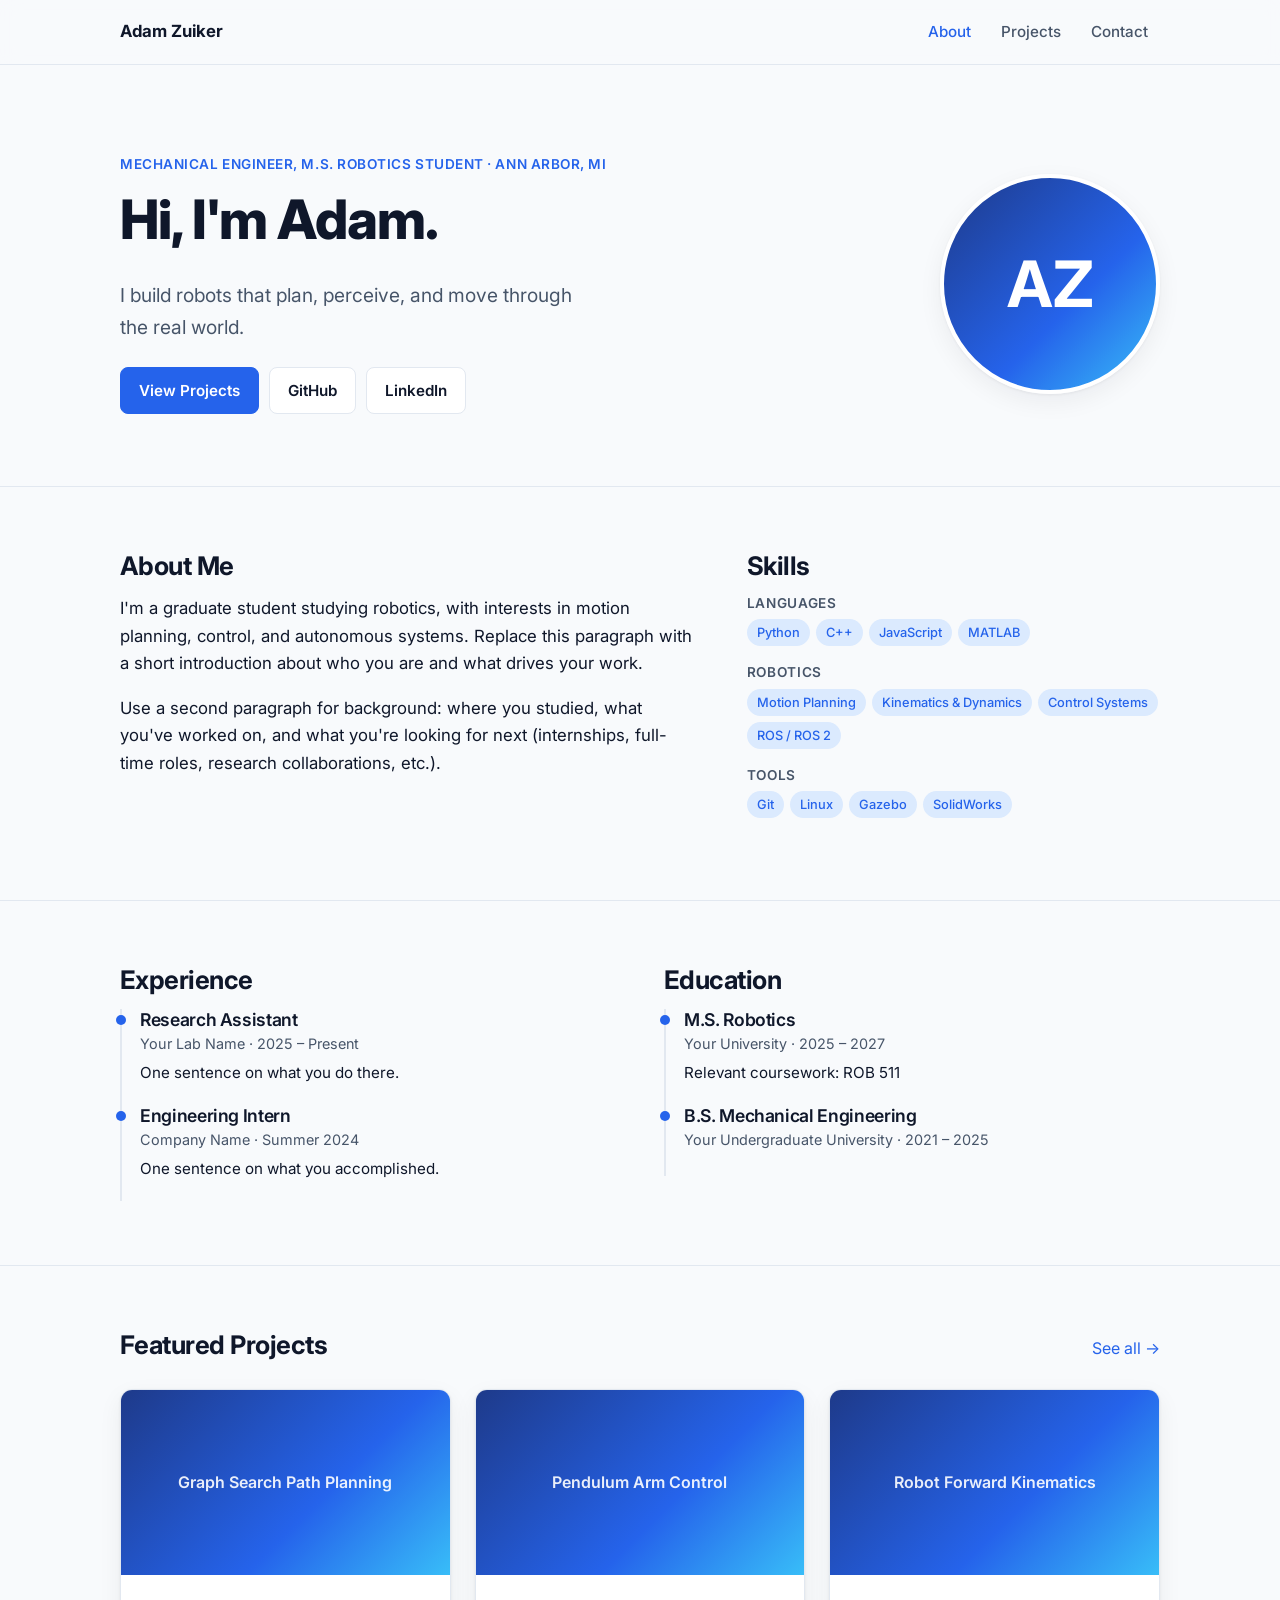
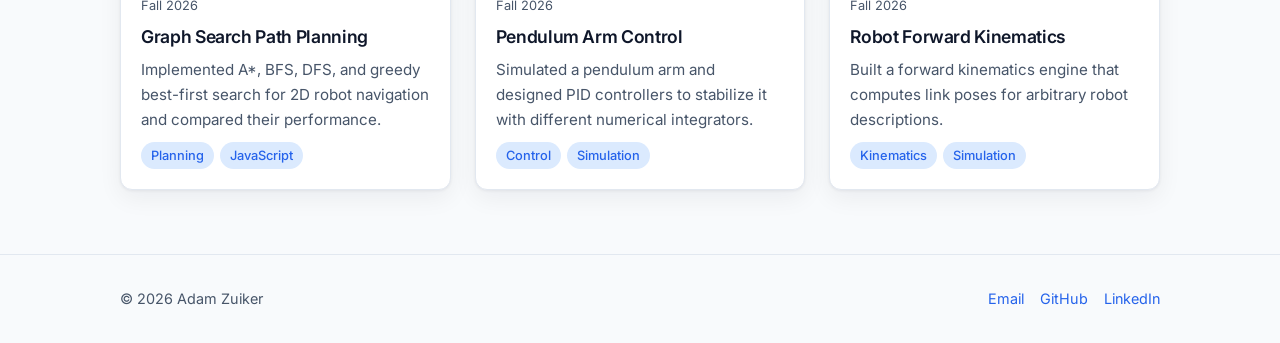
<file: index.html>
<!DOCTYPE html>
<html lang="en">
<head>
  <meta charset="UTF-8">
  <meta name="viewport" content="width=device-width, initial-scale=1.0">
  <title>Portfolio</title>
  <link rel="preconnect" href="https://fonts.googleapis.com">
  <link rel="preconnect" href="https://fonts.gstatic.com" crossorigin>
  <link href="https://fonts.googleapis.com/css2?family=Inter:wght@400;500;600;700;800&display=swap" rel="stylesheet">
  <link rel="stylesheet" href="css/style.css">
</head>
<body data-page="about">
  <header class="site-header" id="header"></header>
  <main id="main"></main>
  <footer class="site-footer" id="footer"></footer>

  <script src="content.js"></script>
  <script src="js/main.js"></script>
</body>
</html>
</file>
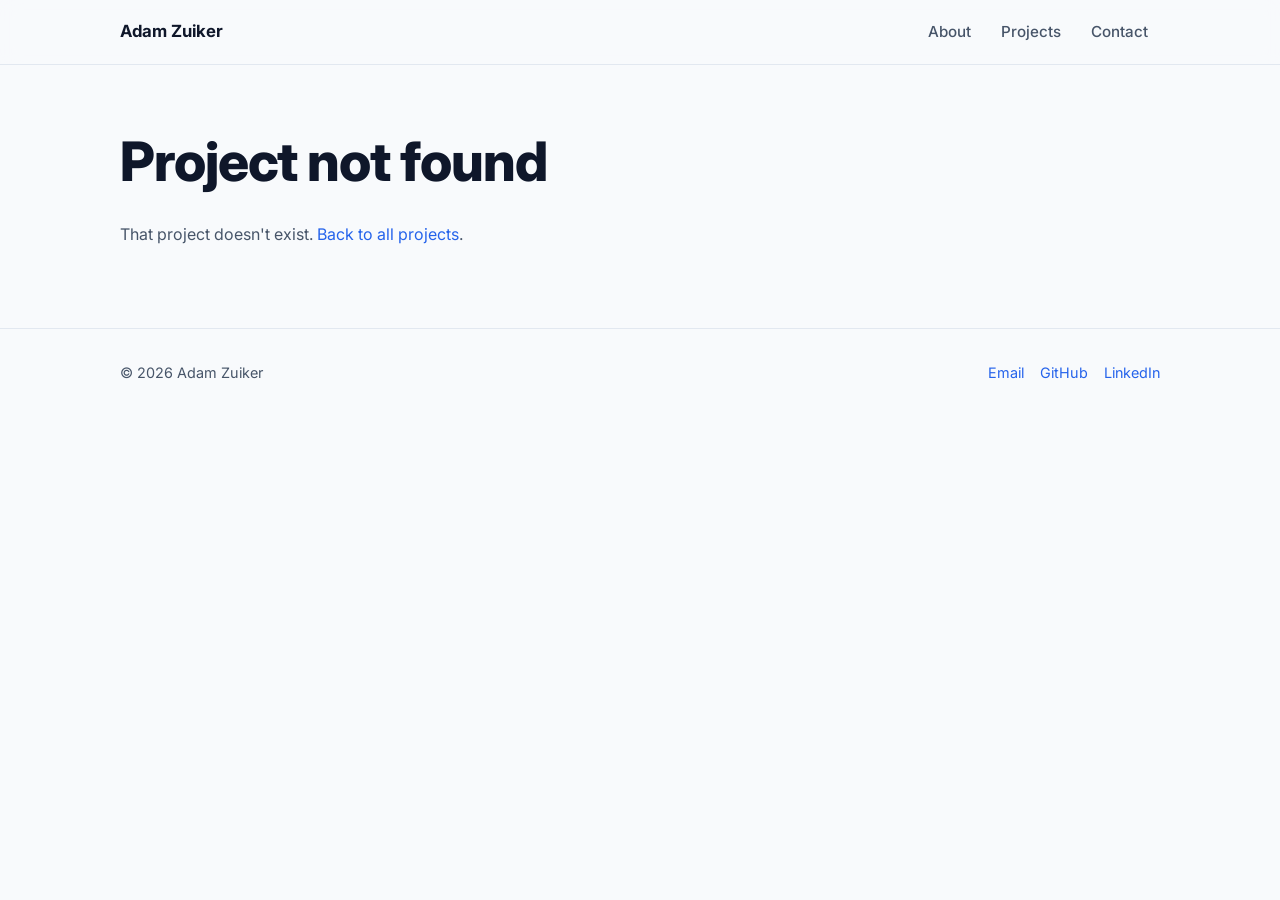
<file: project.html>
<!DOCTYPE html>
<html lang="en">
<head>
  <meta charset="UTF-8">
  <meta name="viewport" content="width=device-width, initial-scale=1.0">
  <title>Portfolio</title>
  <link rel="preconnect" href="https://fonts.googleapis.com">
  <link rel="preconnect" href="https://fonts.gstatic.com" crossorigin>
  <link href="https://fonts.googleapis.com/css2?family=Inter:wght@400;500;600;700;800&display=swap" rel="stylesheet">
  <link rel="stylesheet" href="css/style.css">
</head>
<body data-page="project">
  <header class="site-header" id="header"></header>
  <main id="main"></main>
  <footer class="site-footer" id="footer"></footer>

  <script src="content.js"></script>
  <script src="js/main.js"></script>
</body>
</html>
</file>
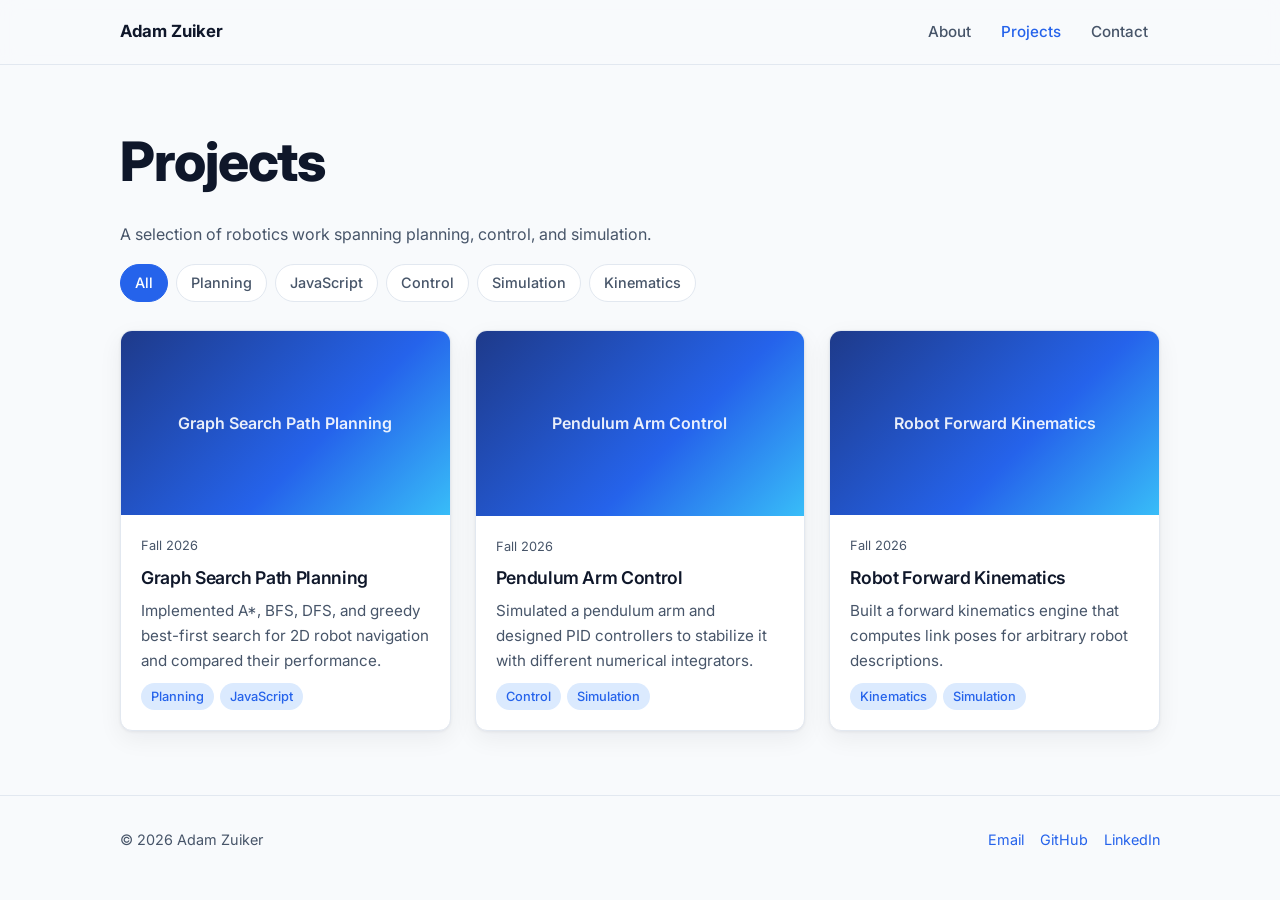
<file: projects.html>
<!DOCTYPE html>
<html lang="en">
<head>
  <meta charset="UTF-8">
  <meta name="viewport" content="width=device-width, initial-scale=1.0">
  <title>Portfolio</title>
  <link rel="preconnect" href="https://fonts.googleapis.com">
  <link rel="preconnect" href="https://fonts.gstatic.com" crossorigin>
  <link href="https://fonts.googleapis.com/css2?family=Inter:wght@400;500;600;700;800&display=swap" rel="stylesheet">
  <link rel="stylesheet" href="css/style.css">
</head>
<body data-page="projects">
  <header class="site-header" id="header"></header>
  <main id="main"></main>
  <footer class="site-footer" id="footer"></footer>

  <script src="content.js"></script>
  <script src="js/main.js"></script>
</body>
</html>
</file>
<file: css/style.css>
/* =====================================================================
   THEME — change these colors to restyle the whole site.
   ===================================================================== */
:root {
  --accent: #2563eb;
  --accent-soft: #dbeafe;
  --bg: #f8fafc;
  --surface: #ffffff;
  --text: #0f172a;
  --muted: #475569;
  --border: #e2e8f0;
  --placeholder: linear-gradient(135deg, #1e3a8a, #2563eb 60%, #38bdf8);
  --radius: 12px;
  --shadow: 0 1px 3px rgba(15, 23, 42, 0.06), 0 8px 24px rgba(15, 23, 42, 0.06);
  --max: 1080px;
}

@media (prefers-color-scheme: dark) {
  :root {
    --accent: #60a5fa;
    --accent-soft: #1e293b;
    --bg: #0b1120;
    --surface: #111827;
    --text: #e5e7eb;
    --muted: #94a3b8;
    --border: #1f2937;
    --shadow: 0 1px 3px rgba(0, 0, 0, 0.4), 0 8px 24px rgba(0, 0, 0, 0.3);
  }
}

/* ---------- Base ---------- */
*, *::before, *::after { box-sizing: border-box; }

body {
  margin: 0;
  font-family: "Inter", system-ui, -apple-system, "Segoe UI", Roboto, sans-serif;
  background: var(--bg);
  color: var(--text);
  line-height: 1.65;
  -webkit-font-smoothing: antialiased;
}

img { max-width: 100%; display: block; }
a { color: var(--accent); text-decoration: none; }
a:hover { text-decoration: underline; }

h1, h2, h3 { line-height: 1.2; letter-spacing: -0.02em; margin: 0 0 0.5em; }
h1 { font-size: clamp(2.2rem, 5vw, 3.4rem); font-weight: 800; }
h2 { font-size: 1.6rem; font-weight: 700; }
h3 { font-size: 1.1rem; font-weight: 600; }
p  { margin: 0 0 1em; }

.container { max-width: var(--max); margin: 0 auto; padding: 0 20px; }
.muted { color: var(--muted); }

/* ---------- Header / nav ---------- */
.site-header {
  position: sticky; top: 0; z-index: 10;
  background: color-mix(in srgb, var(--bg) 85%, transparent);
  backdrop-filter: blur(10px);
  border-bottom: 1px solid var(--border);
}
.site-header .container {
  display: flex; align-items: center; justify-content: space-between;
  height: 64px;
}
.brand { font-weight: 700; color: var(--text); font-size: 1.05rem; }
.brand:hover { text-decoration: none; }
.nav { display: flex; gap: 6px; }
.nav a {
  color: var(--muted); font-weight: 500; font-size: 0.95rem;
  padding: 6px 12px; border-radius: 8px;
}
.nav a:hover { color: var(--text); background: var(--accent-soft); text-decoration: none; }
.nav a.active { color: var(--accent); }

/* ---------- Sections ---------- */
section { padding: 64px 0; }
section + section { border-top: 1px solid var(--border); }
.section-title { display: flex; align-items: baseline; justify-content: space-between; gap: 16px; margin-bottom: 28px; }
.section-title h2 { margin: 0; }

/* ---------- Hero ---------- */
.hero { padding: 88px 0 72px; }
.hero .container { display: grid; grid-template-columns: 1fr auto; gap: 48px; align-items: center; }
.hero .eyebrow { color: var(--accent); font-weight: 600; letter-spacing: 0.04em; text-transform: uppercase; font-size: 0.85rem; margin-bottom: 12px; }
.hero .tagline { font-size: 1.2rem; color: var(--muted); max-width: 40ch; }
.headshot {
  width: 220px; height: 220px; border-radius: 50%; object-fit: cover;
  border: 4px solid var(--surface); box-shadow: var(--shadow);
}
.headshot.placeholder {
  display: grid; place-items: center;
  background: var(--placeholder); color: #fff; font-size: 4rem; font-weight: 700;
}

/* ---------- Buttons ---------- */
.buttons { display: flex; flex-wrap: wrap; gap: 10px; margin-top: 24px; }
.btn {
  display: inline-flex; align-items: center; gap: 6px;
  padding: 10px 18px; border-radius: 8px; font-weight: 600; font-size: 0.95rem;
  border: 1px solid var(--border); background: var(--surface); color: var(--text);
  transition: border-color 0.15s, transform 0.15s;
}
.btn:hover { border-color: var(--accent); text-decoration: none; transform: translateY(-1px); }
.btn.primary { background: var(--accent); border-color: var(--accent); color: #fff; }
@media (prefers-color-scheme: dark) { .btn.primary { color: #0b1120; } }

/* ---------- About ---------- */
.about-grid { display: grid; grid-template-columns: 1.4fr 1fr; gap: 48px; }
.bio p { font-size: 1.05rem; }
.skill-group { margin-bottom: 18px; }
.skill-group h3 { font-size: 0.85rem; text-transform: uppercase; letter-spacing: 0.05em; color: var(--muted); margin-bottom: 8px; }

.tags { display: flex; flex-wrap: wrap; gap: 6px; }
.tag {
  font-size: 0.8rem; font-weight: 500; padding: 3px 10px; border-radius: 999px;
  background: var(--accent-soft); color: var(--accent);
}

.timeline { display: grid; grid-template-columns: 1fr 1fr; gap: 48px; }
.timeline-item { padding: 0 0 20px 18px; border-left: 2px solid var(--border); position: relative; }
.timeline-item::before {
  content: ""; position: absolute; left: -6px; top: 6px;
  width: 10px; height: 10px; border-radius: 50%; background: var(--accent);
}
.timeline-item h3 { margin-bottom: 2px; }
.timeline-item .meta { color: var(--muted); font-size: 0.9rem; margin-bottom: 4px; }
.timeline-item p { font-size: 0.95rem; margin: 0; }

/* ---------- Project cards ---------- */
.grid { display: grid; grid-template-columns: repeat(auto-fill, minmax(300px, 1fr)); gap: 24px; }
.card {
  display: flex; flex-direction: column;
  background: var(--surface); border: 1px solid var(--border); border-radius: var(--radius);
  overflow: hidden; color: inherit; box-shadow: var(--shadow);
  transition: transform 0.2s, border-color 0.2s;
}
.card:hover { transform: translateY(-3px); border-color: var(--accent); text-decoration: none; }
.card-image { aspect-ratio: 16 / 9; object-fit: cover; width: 100%; background: var(--placeholder); }
.card-image.placeholder { display: grid; place-items: center; color: rgba(255,255,255,0.9); font-weight: 600; padding: 16px; text-align: center; }
.card-body { padding: 20px; display: flex; flex-direction: column; gap: 10px; flex: 1; }
.card-body h3 { margin: 0; }
.card-body p { margin: 0; color: var(--muted); font-size: 0.95rem; flex: 1; }
.card-date { font-size: 0.8rem; color: var(--muted); }

/* ---------- Filters ---------- */
.filters { display: flex; flex-wrap: wrap; gap: 8px; margin-bottom: 28px; }
.filter {
  font: inherit; font-size: 0.9rem; font-weight: 500; cursor: pointer;
  padding: 6px 14px; border-radius: 999px;
  border: 1px solid var(--border); background: var(--surface); color: var(--muted);
}
.filter:hover { border-color: var(--accent); color: var(--text); }
.filter.active { background: var(--accent); border-color: var(--accent); color: #fff; }

/* ---------- Project detail ---------- */
.project-header { padding: 64px 0 32px; }
.back { display: inline-block; margin-bottom: 24px; font-weight: 500; }
.project-hero-img { width: 100%; aspect-ratio: 16 / 9; object-fit: cover; border-radius: var(--radius); box-shadow: var(--shadow); background: var(--placeholder); }
.project-body { display: grid; grid-template-columns: 2fr 1fr; gap: 48px; padding: 40px 0 72px; }
.project-body p { font-size: 1.05rem; }
.project-body h3 { margin-top: 1.6em; font-size: 1.25rem; }
.highlights { padding-left: 20px; }
.highlights li { margin-bottom: 8px; }
.sidebar {
  background: var(--surface); border: 1px solid var(--border); border-radius: var(--radius);
  padding: 24px; align-self: start; position: sticky; top: 88px;
}
.sidebar h3 { font-size: 0.85rem; text-transform: uppercase; letter-spacing: 0.05em; color: var(--muted); margin: 0 0 8px; }
.sidebar > div + div { margin-top: 20px; }
.sidebar .buttons { margin-top: 0; }
.gallery { display: grid; grid-template-columns: repeat(auto-fill, minmax(220px, 1fr)); gap: 16px; margin-top: 24px; }
.gallery img { border-radius: 8px; aspect-ratio: 4 / 3; object-fit: cover; width: 100%; }
.video { position: relative; aspect-ratio: 16 / 9; margin-top: 24px; }
.video iframe { position: absolute; inset: 0; width: 100%; height: 100%; border: 0; border-radius: var(--radius); }
/* Video files keep their own shape instead of being boxed into 16:9 */
.video:has(video) { aspect-ratio: auto; }
.video video { display: block; width: 100%; height: auto; border-radius: var(--radius); background: #000; }

/* ---------- Footer ---------- */
.site-footer { border-top: 1px solid var(--border); padding: 32px 0; color: var(--muted); font-size: 0.9rem; }
.site-footer .container { display: flex; flex-wrap: wrap; justify-content: space-between; gap: 12px; }
.site-footer .links { display: flex; gap: 16px; }

/* ---------- Mobile ---------- */
@media (max-width: 760px) {
  .hero { padding: 56px 0 48px; }
  .hero .container { grid-template-columns: 1fr; gap: 32px; }
  .hero .container > :last-child { order: -1; }
  .headshot { width: 140px; height: 140px; }
  .headshot.placeholder { font-size: 2.6rem; }
  .about-grid, .timeline, .project-body { grid-template-columns: 1fr; gap: 32px; }
  .sidebar { position: static; }
  .brand { white-space: nowrap; }
  .nav { gap: 0; }
  .nav a { padding: 6px 8px; }
  section { padding: 48px 0; }
}
</file>
